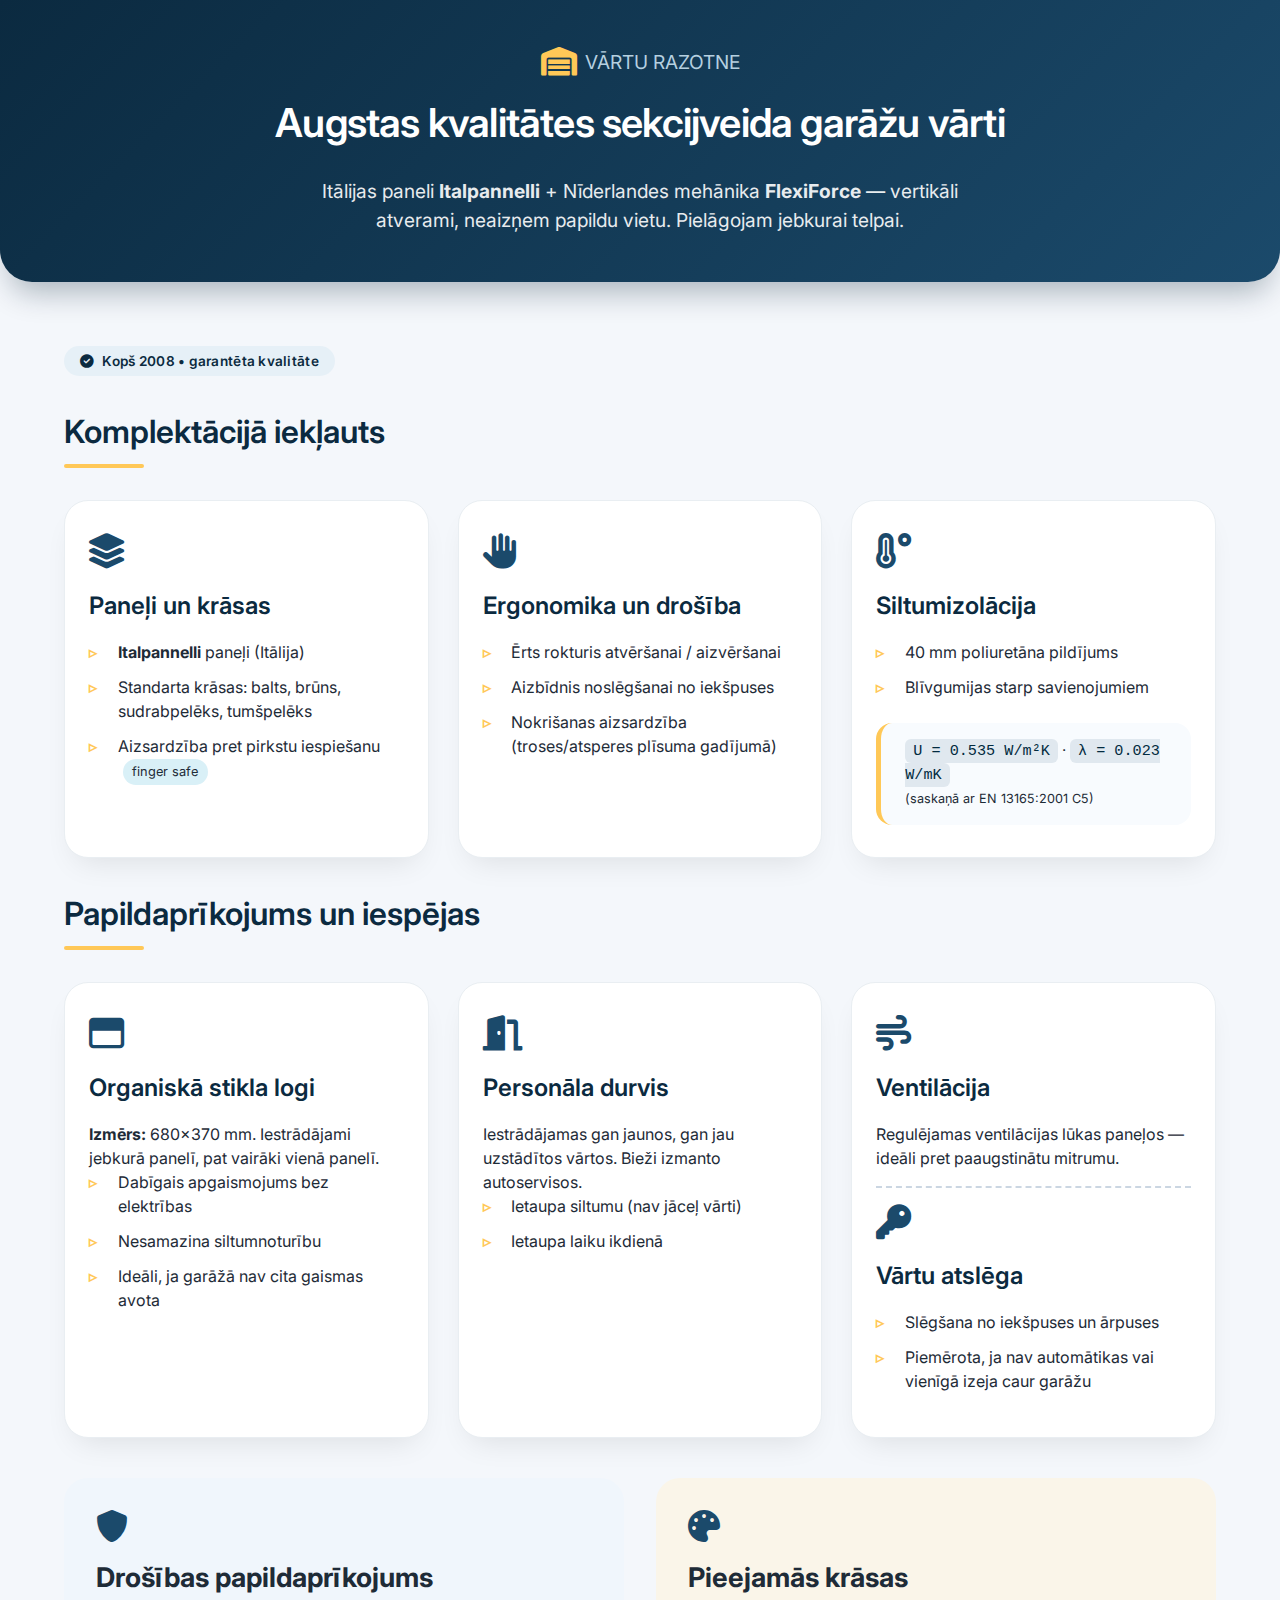
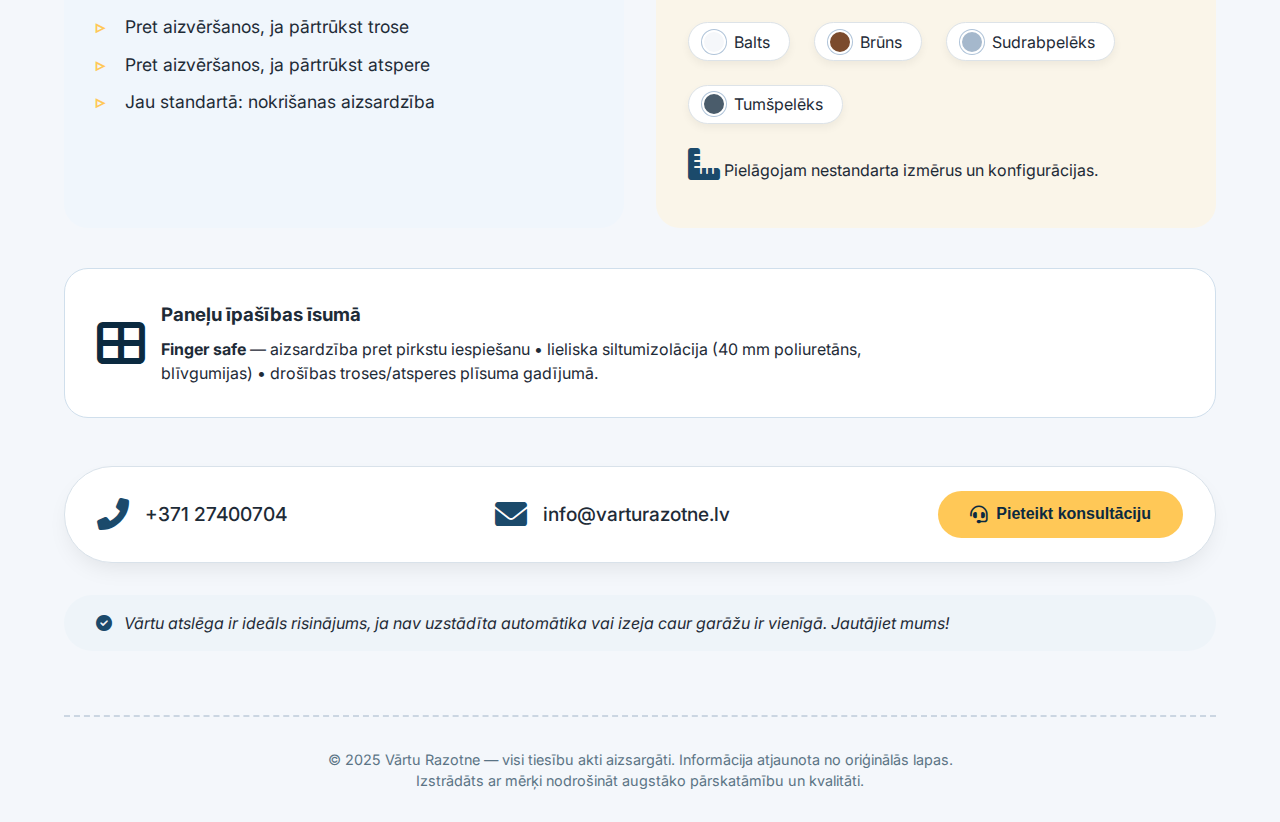
<file: index.html>
<!DOCTYPE html>
<html lang="lv">
<head>
  <meta charset="UTF-8">
  <meta name="viewport" content="width=device-width, initial-scale=1.0">
  <title>Augstas kvalitātes garāžu vārti | Vārtu Razotne</title>
  
  <!-- Fonts and Icons -->
  <link rel="preconnect" href="https://fonts.googleapis.com">
  <link rel="preconnect" href="https://fonts.gstatic.com" crossorigin>
  <link href="https://fonts.googleapis.com/css2?family=Inter:opsz,wght@14..32,300..700&display=swap" rel="stylesheet">
  <link rel="stylesheet" href="https://cdnjs.cloudflare.com/ajax/libs/font-awesome/6.0.0-beta3/css/all.min.css">
  
  <!-- Main CSS -->
  <link rel="stylesheet" href="styles.css">
</head>
<body>
  <div class="hero">
    <div class="hero-content container">
      <div class="brand">
        <i class="fas fa-warehouse"></i>
        <span>VĀRTU RAZOTNE</span>
      </div>
      <h1>Augstas kvalitātes sekcijveida garāžu vārti</h1>
      <p>Itālijas paneli <strong>Italpannelli</strong> + Nīderlandes mehānika <strong>FlexiForce</strong> — vertikāli atverami, neaizņem papildu vietu. Pielāgojam jebkurai telpai.</p>
    </div>
  </div>

  <main class="container">
    <!-- Badge -->
    <div class="badge-wrapper">
      <span class="badge"><i class="fas fa-check-circle" style="margin-right: 0.3rem;"></i> Kopš 2008 • garantēta kvalitāte</span>
    </div>

    <!-- Komplektācija (standarta) -->
    <h2 class="section-title">Komplektācijā iekļauts</h2>
    <div class="card-grid">
      <div class="card">
        <i class="fas fa-layer-group"></i>
        <h3>Paneļi un krāsas</h3>
        <ul>
          <li><strong>Italpannelli</strong> paneļi (Itālija)</li>
          <li>Standarta krāsas: balts, brūns, sudrabpelēks, tumšpelēks</li>
          <li>Aizsardzība pret pirkstu iespiešanu <span class="finger-safe">finger safe</span></li>
        </ul>
      </div>
      <div class="card">
        <i class="fas fa-hand-paper"></i>
        <h3>Ergonomika un drošība</h3>
        <ul>
          <li>Ērts rokturis atvēršanai / aizvēršanai</li>
          <li>Aizbīdnis noslēgšanai no iekšpuses</li>
          <li>Nokrišanas aizsardzība (troses/atsperes plīsuma gadījumā)</li>
        </ul>
      </div>
      <div class="card">
        <i class="fas fa-temperature-high"></i>
        <h3>Siltumizolācija</h3>
        <ul>
          <li>40 mm poliuretāna pildījums</li>
          <li>Blīvgumijas starp savienojumiem</li>
        </ul>
        <div class="tech-spec">
          <code>U = 0.535 W/m²K</code> · <code>λ = 0.023 W/mK</code><br>
          <small>(saskaņā ar EN 13165:2001 C5)</small>
        </div>
      </div>
    </div>

    <!-- Papildaprīkojums -->
    <h2 class="section-title">Papildaprīkojums un iespējas</h2>
    <div class="card-grid">
      <!-- Logi -->
      <div class="card">
        <i class="far fa-window-maximize"></i>
        <h3>Organiskā stikla logi</h3>
        <p><strong>Izmērs:</strong> 680×370 mm. Iestrādājami jebkurā panelī, pat vairāki vienā panelī.</p>
        <ul>
          <li>Dabīgais apgaismojums bez elektrības</li>
          <li>Nesamazina siltumnoturību</li>
          <li>Ideāli, ja garāžā nav cita gaismas avota</li>
        </ul>
      </div>
      <!-- Personāla durvis -->
      <div class="card">
        <i class="fas fa-door-open"></i>
        <h3>Personāla durvis</h3>
        <p>Iestrādājamas gan jaunos, gan jau uzstādītos vārtos. Bieži izmanto autoservisos.</p>
        <ul>
          <li>Ietaupa siltumu (nav jāceļ vārti)</li>
          <li>Ietaupa laiku ikdienā</li>
        </ul>
      </div>
      <!-- Ventilācija un atslēga -->
      <div class="card">
        <i class="fas fa-wind"></i>
        <h3>Ventilācija</h3>
        <p>Regulējamas ventilācijas lūkas paneļos — ideāli pret paaugstinātu mitrumu.</p>
        <hr class="card-divider">
        <i class="fas fa-key"></i>
        <h3>Vārtu atslēga</h3>
        <ul>
          <li>Slēgšana no iekšpuses un ārpuses</li>
          <li>Piemērota, ja nav automātikas vai vienīgā izeja caur garāžu</li>
        </ul>
      </div>
    </div>

    <!-- Drošība un krāsas -->
    <div class="features-row">
      <div class="feature-block security-block">
        <i class="fas fa-shield-alt"></i>
        <h3>Drošības papildaprīkojums</h3>
        <ul class="feature-list">
          <li>Pret aizvēršanos, ja pārtrūkst trose</li>
          <li>Pret aizvēršanos, ja pārtrūkst atspere</li>
          <li>Jau standartā: nokrišanas aizsardzība</li>
        </ul>
      </div>
      <div class="feature-block colors-block">
        <i class="fas fa-palette"></i>
        <h3>Pieejamās krāsas</h3>
        <div class="colors">
          <span class="color-dot"><span class="dot balts"></span> Balts</span>
          <span class="color-dot"><span class="dot brūns"></span> Brūns</span>
          <span class="color-dot"><span class="dot sudrabpelēks"></span> Sudrabpelēks</span>
          <span class="color-dot"><span class="dot tumšpelēks"></span> Tumšpelēks</span>
        </div>
        <p class="mt-1"><i class="fas fa-ruler-combined"></i> Pielāgojam nestandarta izmērus un konfigurācijas.</p>
      </div>
    </div>

    <!-- Paneļu īpašības -->
    <div class="panel-highlight">
      <div class="panel-highlight-content">
        <i class="fas fa-th-large"></i>
        <div>
          <h3>Paneļu īpašības īsumā</h3>
          <p><strong>Finger safe</strong> — aizsardzība pret pirkstu iespiešanu • lieliska siltumizolācija (40 mm poliuretāns, blīvgumijas) • drošības troses/atsperes plīsuma gadījumā.</p>
        </div>
      </div>
    </div>

    <!-- Kontakti -->
    <div class="contact-bar">
      <div class="contact-item">
        <i class="fas fa-phone-alt"></i>
        <a href="tel:+37127400704">+371 27400704</a>
      </div>
      <div class="contact-item">
        <i class="fas fa-envelope"></i>
        <a href="mailto:info@varturazotne.lv">info@varturazotne.lv</a>
      </div>
      <div>
        <button class="btn" id="consultBtn"><i class="fas fa-headset"></i> Pieteikt konsultāciju</button>
      </div>
    </div>

    <!-- Papildu info -->
    <p class="note-message">
      <i class="fas fa-check-circle"></i> 
      Vārtu atslēga ir ideāls risinājums, ja nav uzstādīta automātika vai izeja caur garāžu ir vienīgā. Jautājiet mums!
    </p>

    <footer>
      <hr>
      <p>© 2025 Vārtu Razotne — visi tiesību akti aizsargāti. Informācija atjaunota no oriģinālās lapas.</p>
      <p>Izstrādāts ar mērķi nodrošināt augstāko pārskatāmību un kvalitāti.</p>
    </footer>
  </main>

  <!-- JavaScript -->
  <script src="script.js"></script>
</body>
</html>
</file>
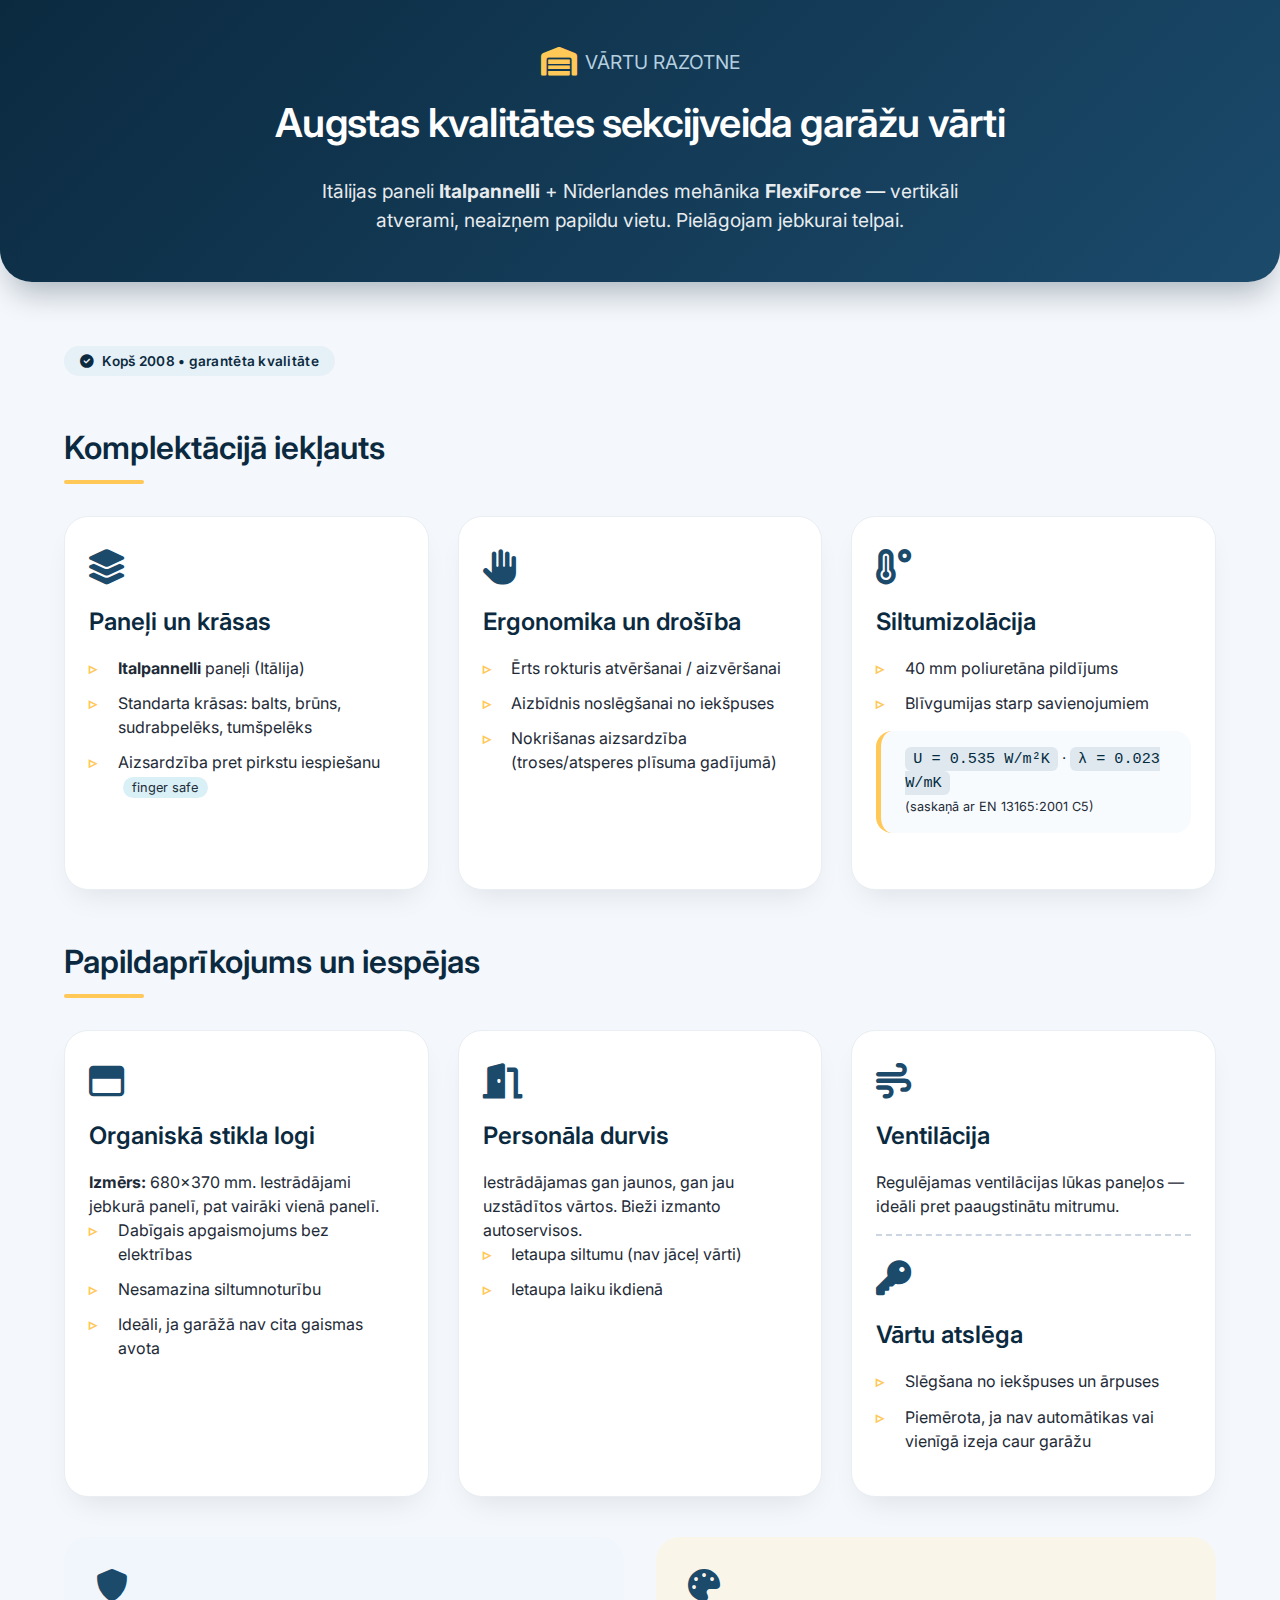
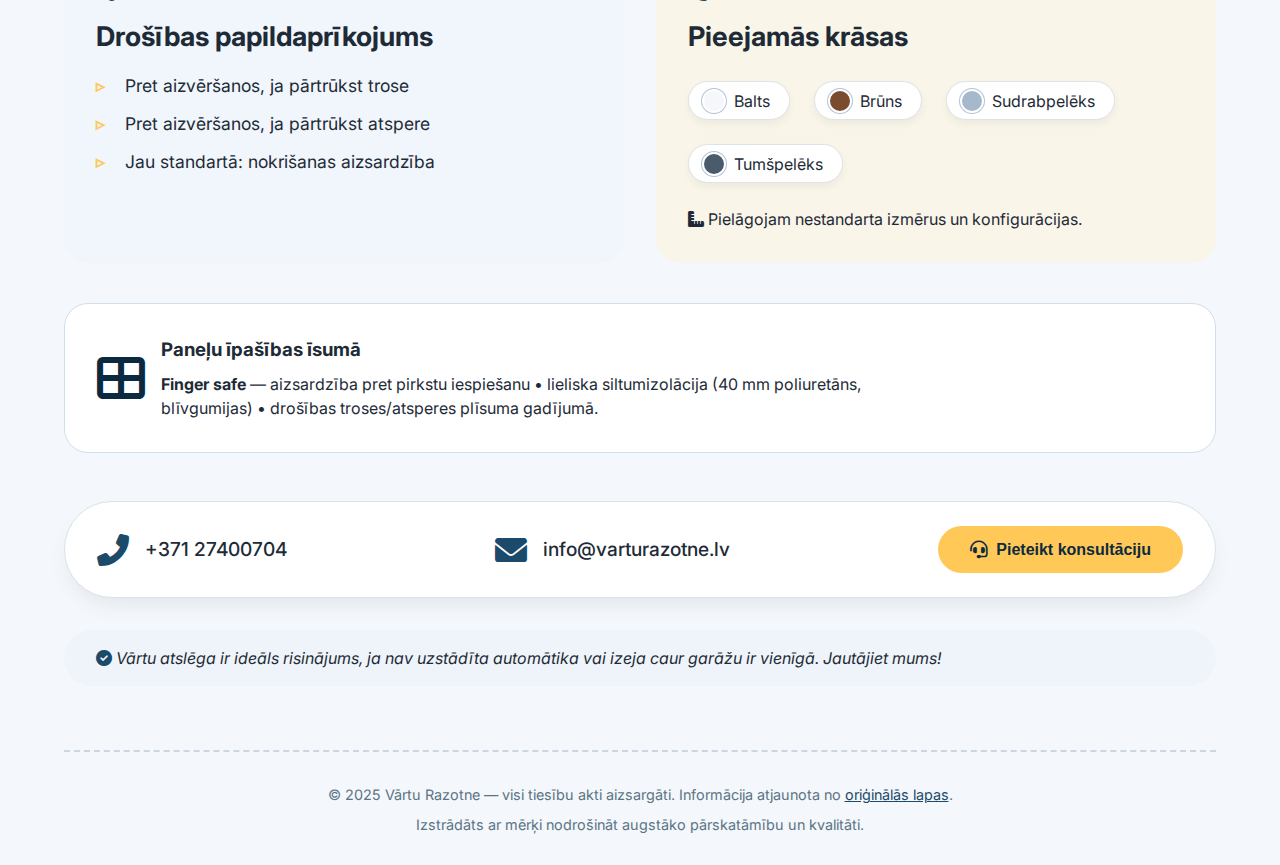
<file: vartu_razotne_v1.html>
<!DOCTYPE html>
<html lang="lv">
<head>
  <meta charset="UTF-8">
  <meta name="viewport" content="width=device-width, initial-scale=1.0">
  <title>Augstas kvalitātes garāžu vārti | Vārtu Razotne</title>
  <!-- Pievienots moderns fonts un Font Awesome ikonām -->
  <link rel="preconnect" href="https://fonts.googleapis.com">
  <link rel="preconnect" href="https://fonts.gstatic.com" crossorigin>
  <link href="https://fonts.googleapis.com/css2?family=Inter:opsz,wght@14..32,300..700&display=swap" rel="stylesheet">
  <link rel="stylesheet" href="https://cdnjs.cloudflare.com/ajax/libs/font-awesome/6.0.0-beta3/css/all.min.css">
  <style>
    * {
      margin: 0;
      padding: 0;
      box-sizing: border-box;
    }

    body {
      font-family: "Inter", sans-serif;
      background-color: #f4f7fb;
      color: #1e2b37;
      line-height: 1.5;
    }

    .container {
      max-width: 1200px;
      margin: 0 auto;
      padding: 2rem 1.5rem;
    }

    /* Header / Hero sekcija */
    .hero {
      background: linear-gradient(135deg, #0b2a40 0%, #1b4a6b 100%);
      color: white;
      border-radius: 0 0 2rem 2rem;
      margin-bottom: 2rem;
      box-shadow: 0 20px 30px -10px rgba(0,30,50,0.3);
    }

    .hero-content {
      padding: 3rem 1.5rem;
      text-align: center;
    }

    .hero h1 {
      font-size: 2.5rem;
      font-weight: 600;
      letter-spacing: -0.02em;
      margin-bottom: 1rem;
    }

    .hero .brand {
      font-size: 1.2rem;
      color: #b6d0e0;
      display: flex;
      align-items: center;
      justify-content: center;
      gap: 0.5rem;
      margin-bottom: 1rem;
    }

    .hero .brand i {
      font-size: 1.8rem;
      color: #ffc857;
    }

    .hero p {
      max-width: 700px;
      margin: 1.5rem auto 0;
      font-size: 1.2rem;
      opacity: 0.9;
    }

    /* Vispārīgie stili */
    .section-title {
      font-size: 2rem;
      font-weight: 600;
      color: #0b2a40;
      margin-bottom: 1.5rem;
      position: relative;
      padding-bottom: 0.75rem;
    }

    .section-title::after {
      content: "";
      position: absolute;
      bottom: 0;
      left: 0;
      width: 80px;
      height: 4px;
      background: #ffc857;
      border-radius: 4px;
    }

    .card-grid {
      display: grid;
      grid-template-columns: repeat(auto-fit, minmax(300px, 1fr));
      gap: 1.8rem;
      margin: 2rem 0;
    }

    .card {
      background: white;
      border-radius: 1.5rem;
      padding: 2rem 1.5rem;
      box-shadow: 0 15px 30px -12px rgba(0,0,0,0.1);
      transition: transform 0.2s ease, box-shadow 0.2s ease;
      border: 1px solid #e9eef2;
    }

    .card:hover {
      transform: translateY(-6px);
      box-shadow: 0 25px 40px -15px rgba(0,40,60,0.2);
    }

    .card i {
      font-size: 2.2rem;
      color: #1b4a6b;
      margin-bottom: 1.2rem;
    }

    .card h3 {
      font-size: 1.5rem;
      font-weight: 600;
      margin-bottom: 1rem;
      color: #0b2a40;
    }

    .card ul, .feature-list {
      list-style: none;
    }

    .card li, .feature-list li {
      margin-bottom: 0.7rem;
      padding-left: 1.8rem;
      position: relative;
    }

    .card li::before, .feature-list li::before {
      content: "▹";
      color: #ffc857;
      font-weight: bold;
      position: absolute;
      left: 0;
    }

    .badge {
      display: inline-block;
      background: #e6f0f7;
      color: #0b2a40;
      border-radius: 40px;
      padding: 0.3rem 1rem;
      font-size: 0.85rem;
      font-weight: 600;
      letter-spacing: 0.02em;
      margin-bottom: 1rem;
    }

    .tech-spec {
      background: #f8fbfe;
      border-radius: 1rem;
      padding: 1rem 1.5rem;
      font-size: 0.95rem;
      border-left: 5px solid #ffc857;
      margin: 1.5rem 0;
    }

    .tech-spec code {
      background: #e0e8ef;
      padding: 0.2rem 0.5rem;
      border-radius: 6px;
      font-family: monospace;
      color: #022b40;
    }

    .colors {
      display: flex;
      flex-wrap: wrap;
      gap: 1.5rem;
      margin: 1.5rem 0;
    }

    .color-dot {
      display: inline-flex;
      align-items: center;
      gap: 0.5rem;
      background: white;
      padding: 0.4rem 1.2rem 0.4rem 0.8rem;
      border-radius: 40px;
      box-shadow: 0 4px 8px rgba(0,0,0,0.05);
      border: 1px solid #dde3e8;
    }

    .dot {
      width: 24px;
      height: 24px;
      border-radius: 50%;
      border: 2px solid white;
      box-shadow: 0 0 0 1px #b0c4d9;
    }

    .dot.balts { background: #f5f7fa; }
    .dot.brūns { background: #7b4b2d; }
    .dot.sudrabpelēks { background: #a5b8cc; }
    .dot.tumšpelēks { background: #4a5c6b; }

    .contact-bar {
      background: white;
      border-radius: 3rem;
      padding: 1.5rem 2rem;
      display: flex;
      flex-wrap: wrap;
      justify-content: space-between;
      align-items: center;
      margin-top: 3rem;
      box-shadow: 0 10px 25px -8px rgba(0,0,0,0.1);
      border: 1px solid #d9e2ea;
    }

    .contact-item {
      display: flex;
      align-items: center;
      gap: 1rem;
      font-size: 1.2rem;
    }

    .contact-item i {
      font-size: 2rem;
      color: #1b4a6b;
    }

    .contact-item a {
      text-decoration: none;
      color: #1e2b37;
      font-weight: 500;
      transition: color 0.2s;
    }

    .contact-item a:hover {
      color: #0b2a40;
      text-decoration: underline;
    }

    .btn {
      background: #ffc857;
      color: #0b2a40;
      border: none;
      border-radius: 40px;
      padding: 0.9rem 2rem;
      font-weight: 600;
      font-size: 1rem;
      cursor: pointer;
      transition: background 0.2s, transform 0.1s;
      display: inline-flex;
      align-items: center;
      gap: 0.5rem;
    }

    .btn i {
      font-size: 1.1rem;
    }

    .btn:hover {
      background: #f0b83e;
      transform: scale(1.02);
    }

    footer {
      text-align: center;
      margin-top: 4rem;
      color: #5b7485;
      font-size: 0.9rem;
    }

    hr {
      border: none;
      border-top: 2px dashed #cbd6e2;
      margin: 2rem 0;
    }

    @media (max-width: 600px) {
      .hero h1 { font-size: 2rem; }
      .contact-bar { flex-direction: column; align-items: flex-start; gap: 1.5rem; }
      .section-title { font-size: 1.8rem; }
    }
  </style>
</head>
<body>
  <div class="hero">
    <div class="hero-content container">
      <div class="brand">
        <i class="fas fa-warehouse"></i>
        <span>VĀRTU RAZOTNE</span>
      </div>
      <h1>Augstas kvalitātes sekcijveida garāžu vārti</h1>
      <p>Itālijas paneli <strong>Italpannelli</strong> + Nīderlandes mehānika <strong>FlexiForce</strong> — vertikāli atverami, neaizņem papildu vietu. Pielāgojam jebkurai telpai.</p>
    </div>
  </div>

  <main class="container">
    <!-- Īss ievads / atkārtots galvenais piedāvājums -->
    <div style="margin-bottom: 2rem;">
      <span class="badge"><i class="fas fa-check-circle" style="margin-right: 0.3rem;"></i> Kopš 2008 • garantēta kvalitāte</span>
    </div>

    <!-- Komplektācija (standarta) -->
    <h2 class="section-title">Komplektācijā iekļauts</h2>
    <div class="card-grid">
      <div class="card">
        <i class="fas fa-layer-group"></i>
        <h3>Paneļi un krāsas</h3>
        <ul>
          <li><strong>Italpannelli</strong> paneļi (Itālija)</li>
          <li>Standarta krāsas: balts, brūns, sudrabpelēks, tumšpelēks</li>
          <li>Aizsardzība pret pirkstu iespiešanu <span style="background: #d9f0f7; padding: 0.2rem 0.6rem; border-radius: 20px; font-size: 0.8rem; margin-left: 0.3rem;">finger safe</span></li>
        </ul>
      </div>
      <div class="card">
        <i class="fas fa-hand-paper"></i>
        <h3>Ergonomika un drošība</h3>
        <ul>
          <li>Ērts rokturis atvēršanai / aizvēršanai</li>
          <li>Aizbīdnis noslēgšanai no iekšpuses</li>
          <li>Nokrišanas aizsardzība (troses/atsperes plīsuma gadījumā)</li>
        </ul>
      </div>
      <div class="card">
        <i class="fas fa-temperature-high"></i>
        <h3>Siltumizolācija</h3>
        <ul>
          <li>40 mm poliuretāna pildījums</li>
          <li>Blīvgumijas starp savienojumiem</li>
        </ul>
        <div class="tech-spec" style="margin-top: 1rem;">
          <code>U = 0.535 W/m²K</code> · <code>λ = 0.023 W/mK</code><br>
          <small>(saskaņā ar EN 13165:2001 C5)</small>
        </div>
      </div>
    </div>

    <!-- Papildaprīkojums (apakšsekcijas ar ikonām) -->
    <h2 class="section-title" style="margin-top: 3rem;">Papildaprīkojums un iespējas</h2>
    <div class="card-grid">
      <!-- Logi -->
      <div class="card">
        <i class="far fa-window-maximize" style="color: #1b4a6b;"></i>
        <h3>Organiskā stikla logi</h3>
        <p><strong>Izmērs:</strong> 680×370 mm. Iestrādājami jebkurā panelī, pat vairāki vienā panelī.</p>
        <ul>
          <li>Dabīgais apgaismojums bez elektrības</li>
          <li>Nesamazina siltumnoturību</li>
          <li>Ideāli, ja garāžā nav cita gaismas avota</li>
        </ul>
      </div>
      <!-- Personāla durvis -->
      <div class="card">
        <i class="fas fa-door-open"></i>
        <h3>Personāla durvis</h3>
        <p>Iestrādājamas gan jaunos, gan jau uzstādītos vārtos. Bieži izmanto autoservisos.</p>
        <ul>
          <li>Ietaupa siltumu (nav jāceļ vārti)</li>
          <li>Ietaupa laiku ikdienā</li>
        </ul>
      </div>
      <!-- Ventilācija un atslēga -->
      <div class="card">
        <i class="fas fa-wind"></i>
        <h3>Ventilācija</h3>
        <p>Regulējamas ventilācijas lūkas paneļos — ideāli pret paaugstinātu mitrumu.</p>
        <hr style="margin: 1rem 0;">
        <i class="fas fa-key" style="margin-top: 0.5rem;"></i>
        <h3 style="margin-top: 0.2rem;">Vārtu atslēga</h3>
        <ul>
          <li>Slēgšana no iekšpuses un ārpuses</li>
          <li>Piemērota, ja nav automātikas vai vienīgā izeja caur garāžu</li>
        </ul>
      </div>
    </div>

    <!-- Drošības papildaprīkojums un krāsas (atsevišķi bloki) -->
    <div style="display: flex; flex-wrap: wrap; gap: 2rem; margin: 2.5rem 0;">
      <div style="flex: 1 1 280px; background: #f0f6fc; border-radius: 1.5rem; padding: 2rem;">
        <i class="fas fa-shield-alt" style="font-size: 2rem; color: #1b4a6b; margin-bottom: 1rem;"></i>
        <h3 style="font-size: 1.7rem; margin-bottom: 1rem;">Drošības papildaprīkojums</h3>
        <ul class="feature-list" style="font-size: 1.1rem;">
          <li>Pret aizvēršanos, ja pārtrūkst trose</li>
          <li>Pret aizvēršanos, ja pārtrūkst atspere</li>
          <li>Jau standartā: nokrišanas aizsardzība</li>
        </ul>
      </div>
      <div style="flex: 1 1 280px; background: #faf5e9; border-radius: 1.5rem; padding: 2rem;">
        <i class="fas fa-palette" style="font-size: 2rem; color: #1b4a6b; margin-bottom: 1rem;"></i>
        <h3 style="font-size: 1.7rem; margin-bottom: 1rem;">Pieejamās krāsas</h3>
        <div class="colors">
          <span class="color-dot"><span class="dot balts"></span> Balts</span>
          <span class="color-dot"><span class="dot brūns"></span> Brūns</span>
          <span class="color-dot"><span class="dot sudrabpelēks"></span> Sudrabpelēks</span>
          <span class="color-dot"><span class="dot tumšpelēks"></span> Tumšpelēks</span>
        </div>
        <p style="margin-top: 1rem;"><i class="fas fa-ruler-combined"></i> Pielāgojam nestandarta izmērus un konfigurācijas.</p>
      </div>
    </div>

    <!-- Paneļu īpašību kopsavilkums atgādnei -->
    <div style="background: white; border-radius: 1.5rem; padding: 2rem; margin: 2rem 0; border: 1px solid #d0dfec;">
      <div style="display: flex; gap: 1rem; flex-wrap: wrap; align-items: center;">
        <i class="fas fa-th-large" style="font-size: 3rem; color: #0b2a40;"></i>
        <div>
          <h3 style="margin-bottom: 0.5rem;">Paneļu īpašības īsumā</h3>
          <p style="max-width: 700px;"><strong>Finger safe</strong> — aizsardzība pret pirkstu iespiešanu • lieliska siltumizolācija (40 mm poliuretāns, blīvgumijas) • drošības troses/atsperes plīsuma gadījumā.</p>
        </div>
      </div>
    </div>

    <!-- Kontakti un aicinājums -->
    <div class="contact-bar">
      <div class="contact-item">
        <i class="fas fa-phone-alt"></i>
        <a href="tel:+37127400704">+371 27400704</a>
      </div>
      <div class="contact-item">
        <i class="fas fa-envelope"></i>
        <a href="mailto:info@varturazotne.lv">info@varturazotne.lv</a>
      </div>
      <div>
        <button class="btn" onclick="window.location.href='tel:+37127400704'"><i class="fas fa-headset"></i> Pieteikt konsultāciju</button>
      </div>
    </div>

    <!-- papildu info no oriģināla: vārtu atslēga jau minēta, bet vēlreiz uzsveram automātiku -->
    <p style="margin-top: 2rem; font-style: italic; background: #eef4f9; padding: 1rem 2rem; border-radius: 60px;">
      <i class="fas fa-check-circle" style="color: #1b4a6b;"></i> 
      Vārtu atslēga ir ideāls risinājums, ja nav uzstādīta automātika vai izeja caur garāžu ir vienīgā. Jautājiet mums!
    </p>

    <footer>
      <hr>
      <p>© 2025 Vārtu Razotne — visi tiesību akti aizsargāti. Informācija atjaunota no <a href="http://varturazotne.lv/garāžu-vārti.html" target="_blank" style="color: #1b4a6b;">oriģinālās lapas</a>.</p>
      <p style="margin-top: 0.5rem;">Izstrādāts ar mērķi nodrošināt augstāko pārskatāmību un kvalitāti.</p>
    </footer>
  </main>
</body>
</html>
</file>
<file: styles.css>
/* Reset and base styles */
* {
  margin: 0;
  padding: 0;
  box-sizing: border-box;
}

body {
  font-family: "Inter", sans-serif;
  background-color: #f4f7fb;
  color: #1e2b37;
  line-height: 1.5;
}

.container {
  max-width: 1200px;
  margin: 0 auto;
  padding: 2rem 1.5rem;
}

/* Hero section */
.hero {
  background: linear-gradient(135deg, #0b2a40 0%, #1b4a6b 100%);
  color: white;
  border-radius: 0 0 2rem 2rem;
  margin-bottom: 2rem;
  box-shadow: 0 20px 30px -10px rgba(0,30,50,0.3);
}

.hero-content {
  padding: 3rem 1.5rem;
  text-align: center;
}

.hero h1 {
  font-size: 2.5rem;
  font-weight: 600;
  letter-spacing: -0.02em;
  margin-bottom: 1rem;
}

.hero .brand {
  font-size: 1.2rem;
  color: #b6d0e0;
  display: flex;
  align-items: center;
  justify-content: center;
  gap: 0.5rem;
  margin-bottom: 1rem;
}

.hero .brand i {
  font-size: 1.8rem;
  color: #ffc857;
}

.hero p {
  max-width: 700px;
  margin: 1.5rem auto 0;
  font-size: 1.2rem;
  opacity: 0.9;
}

/* Badge */
.badge-wrapper {
  margin-bottom: 2rem;
}

.badge {
  display: inline-block;
  background: #e6f0f7;
  color: #0b2a40;
  border-radius: 40px;
  padding: 0.3rem 1rem;
  font-size: 0.85rem;
  font-weight: 600;
  letter-spacing: 0.02em;
}

/* Section titles */
.section-title {
  font-size: 2rem;
  font-weight: 600;
  color: #0b2a40;
  margin-bottom: 1.5rem;
  position: relative;
  padding-bottom: 0.75rem;
}

.section-title::after {
  content: "";
  position: absolute;
  bottom: 0;
  left: 0;
  width: 80px;
  height: 4px;
  background: #ffc857;
  border-radius: 4px;
}

/* Card grid */
.card-grid {
  display: grid;
  grid-template-columns: repeat(auto-fit, minmax(300px, 1fr));
  gap: 1.8rem;
  margin: 2rem 0;
}

.card {
  background: white;
  border-radius: 1.5rem;
  padding: 2rem 1.5rem;
  box-shadow: 0 15px 30px -12px rgba(0,0,0,0.1);
  transition: transform 0.2s ease, box-shadow 0.2s ease;
  border: 1px solid #e9eef2;
}

.card:hover {
  transform: translateY(-6px);
  box-shadow: 0 25px 40px -15px rgba(0,40,60,0.2);
}

.card i {
  font-size: 2.2rem;
  color: #1b4a6b;
  margin-bottom: 1.2rem;
}

.card h3 {
  font-size: 1.5rem;
  font-weight: 600;
  margin-bottom: 1rem;
  color: #0b2a40;
}

.card ul {
  list-style: none;
}

.card li {
  margin-bottom: 0.7rem;
  padding-left: 1.8rem;
  position: relative;
}

.card li::before {
  content: "▹";
  color: #ffc857;
  font-weight: bold;
  position: absolute;
  left: 0;
}

/* Finger safe badge */
.finger-safe {
  background: #d9f0f7;
  padding: 0.2rem 0.6rem;
  border-radius: 20px;
  font-size: 0.8rem;
  margin-left: 0.3rem;
  display: inline-block;
}

/* Tech spec */
.tech-spec {
  background: #f8fbfe;
  border-radius: 1rem;
  padding: 1rem 1.5rem;
  font-size: 0.95rem;
  border-left: 5px solid #ffc857;
  margin: 1.5rem 0 0;
}

.tech-spec code {
  background: #e0e8ef;
  padding: 0.2rem 0.5rem;
  border-radius: 6px;
  font-family: monospace;
  color: #022b40;
}

/* Card divider */
.card-divider {
  border: none;
  border-top: 2px dashed #cbd6e2;
  margin: 1rem 0;
}

/* Features row (drošība un krāsas) */
.features-row {
  display: flex;
  flex-wrap: wrap;
  gap: 2rem;
  margin: 2.5rem 0;
}

.feature-block {
  flex: 1 1 280px;
  border-radius: 1.5rem;
  padding: 2rem;
}

.security-block {
  background: #f0f6fc;
}

.colors-block {
  background: #faf5e9;
}

.feature-block i {
  font-size: 2rem;
  color: #1b4a6b;
  margin-bottom: 1rem;
}

.feature-block h3 {
  font-size: 1.7rem;
  margin-bottom: 1rem;
}

.feature-list {
  list-style: none;
}

.feature-list li {
  margin-bottom: 0.7rem;
  padding-left: 1.8rem;
  position: relative;
  font-size: 1.1rem;
}

.feature-list li::before {
  content: "▹";
  color: #ffc857;
  font-weight: bold;
  position: absolute;
  left: 0;
}

/* Colors */
.colors {
  display: flex;
  flex-wrap: wrap;
  gap: 1.5rem;
  margin: 1.5rem 0;
}

.color-dot {
  display: inline-flex;
  align-items: center;
  gap: 0.5rem;
  background: white;
  padding: 0.4rem 1.2rem 0.4rem 0.8rem;
  border-radius: 40px;
  box-shadow: 0 4px 8px rgba(0,0,0,0.05);
  border: 1px solid #dde3e8;
}

.dot {
  width: 24px;
  height: 24px;
  border-radius: 50%;
  border: 2px solid white;
  box-shadow: 0 0 0 1px #b0c4d9;
}

.dot.balts { background: #f5f7fa; }
.dot.brūns { background: #7b4b2d; }
.dot.sudrabpelēks { background: #a5b8cc; }
.dot.tumšpelēks { background: #4a5c6b; }

.mt-1 {
  margin-top: 1rem;
}

/* Panel highlight */
.panel-highlight {
  background: white;
  border-radius: 1.5rem;
  padding: 2rem;
  margin: 2rem 0;
  border: 1px solid #d0dfec;
}

.panel-highlight-content {
  display: flex;
  gap: 1rem;
  flex-wrap: wrap;
  align-items: center;
}

.panel-highlight-content i {
  font-size: 3rem;
  color: #0b2a40;
}

.panel-highlight-content h3 {
  margin-bottom: 0.5rem;
}

.panel-highlight-content p {
  max-width: 700px;
}

/* Contact bar */
.contact-bar {
  background: white;
  border-radius: 3rem;
  padding: 1.5rem 2rem;
  display: flex;
  flex-wrap: wrap;
  justify-content: space-between;
  align-items: center;
  margin-top: 3rem;
  box-shadow: 0 10px 25px -8px rgba(0,0,0,0.1);
  border: 1px solid #d9e2ea;
}

.contact-item {
  display: flex;
  align-items: center;
  gap: 1rem;
  font-size: 1.2rem;
}

.contact-item i {
  font-size: 2rem;
  color: #1b4a6b;
}

.contact-item a {
  text-decoration: none;
  color: #1e2b37;
  font-weight: 500;
  transition: color 0.2s;
}

.contact-item a:hover {
  color: #0b2a40;
  text-decoration: underline;
}

/* Button */
.btn {
  background: #ffc857;
  color: #0b2a40;
  border: none;
  border-radius: 40px;
  padding: 0.9rem 2rem;
  font-weight: 600;
  font-size: 1rem;
  cursor: pointer;
  transition: background 0.2s, transform 0.1s;
  display: inline-flex;
  align-items: center;
  gap: 0.5rem;
}

.btn i {
  font-size: 1.1rem;
}

.btn:hover {
  background: #f0b83e;
  transform: scale(1.02);
}

/* Note message */
.note-message {
  margin-top: 2rem;
  font-style: italic;
  background: #eef4f9;
  padding: 1rem 2rem;
  border-radius: 60px;
}

.note-message i {
  color: #1b4a6b;
  margin-right: 0.5rem;
}

/* Footer */
footer {
  text-align: center;
  margin-top: 4rem;
  color: #5b7485;
  font-size: 0.9rem;
}

hr {
  border: none;
  border-top: 2px dashed #cbd6e2;
  margin: 2rem 0;
}

/* Media queries */
@media (max-width: 600px) {
  .hero h1 { font-size: 2rem; }
  .contact-bar { 
    flex-direction: column; 
    align-items: flex-start; 
    gap: 1.5rem; 
  }
  .section-title { font-size: 1.8rem; }
  .panel-highlight-content { flex-direction: column; align-items: flex-start; }
}
</file>
